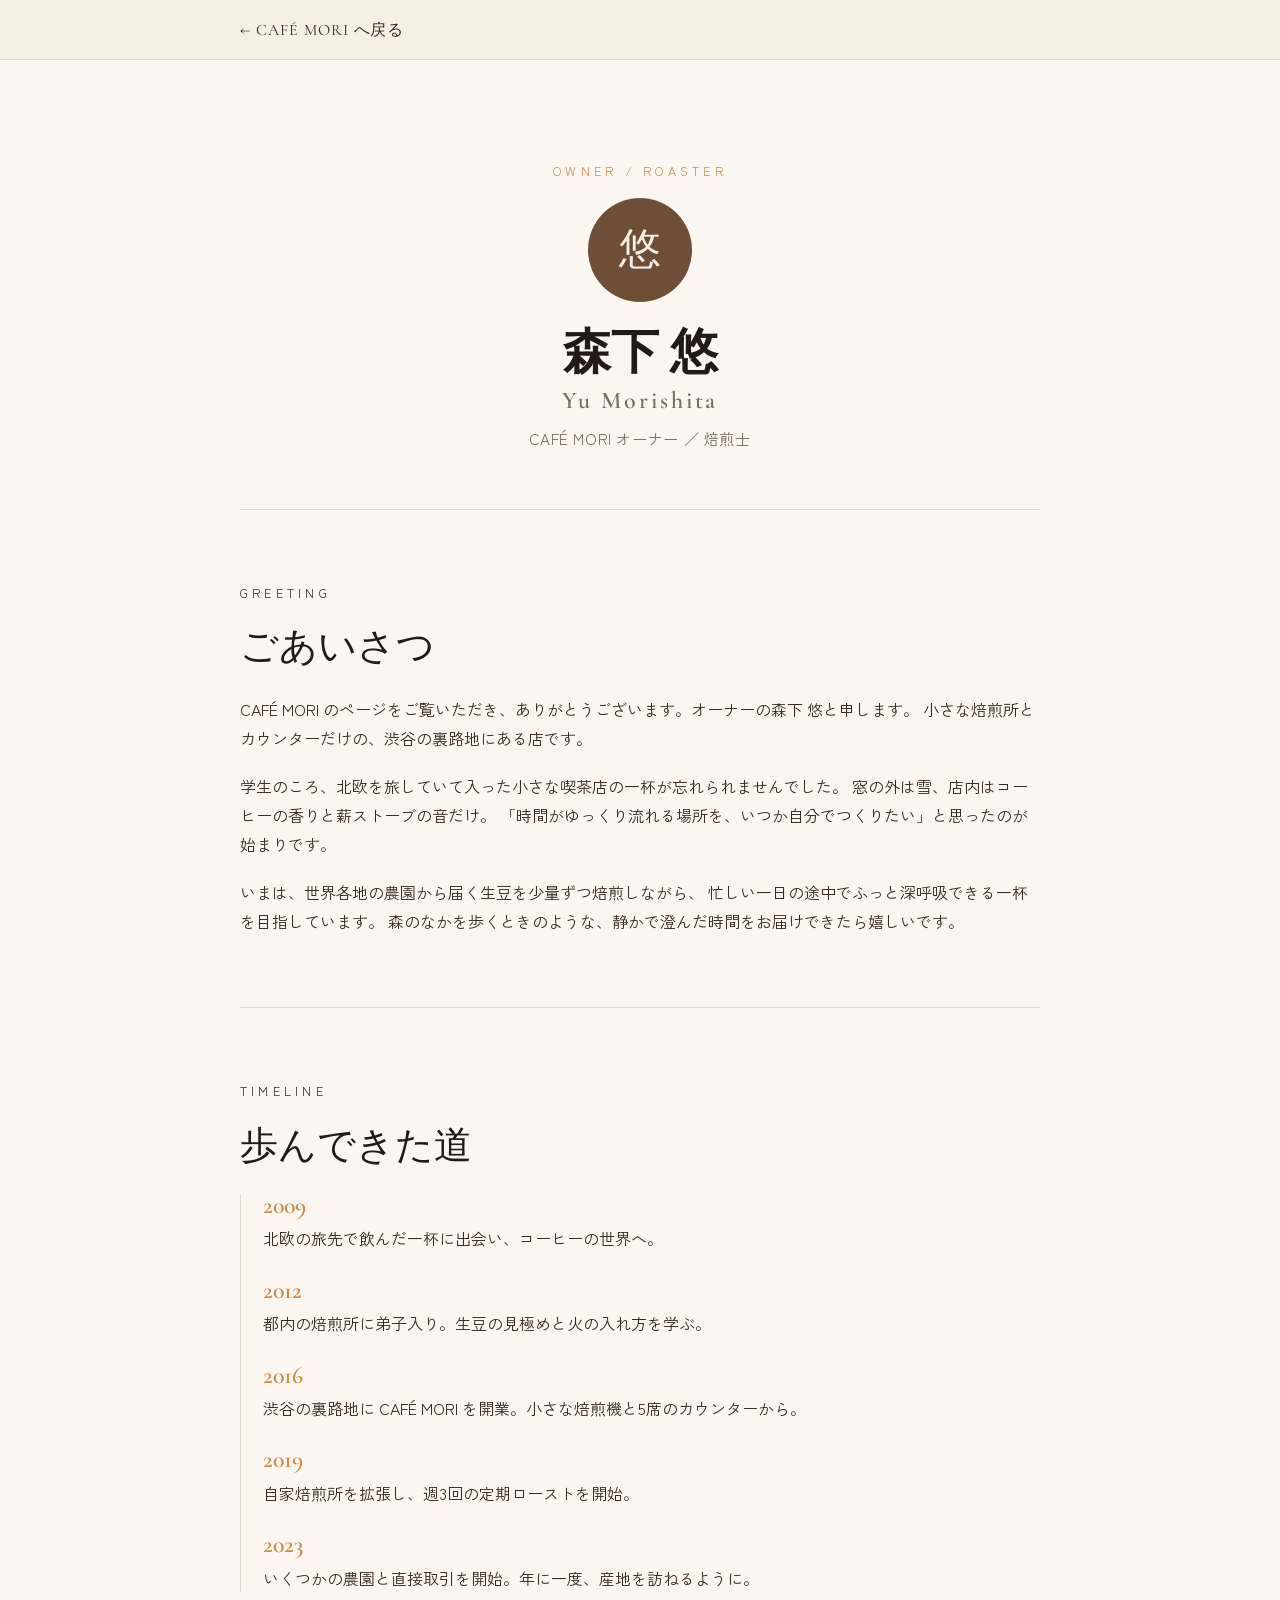
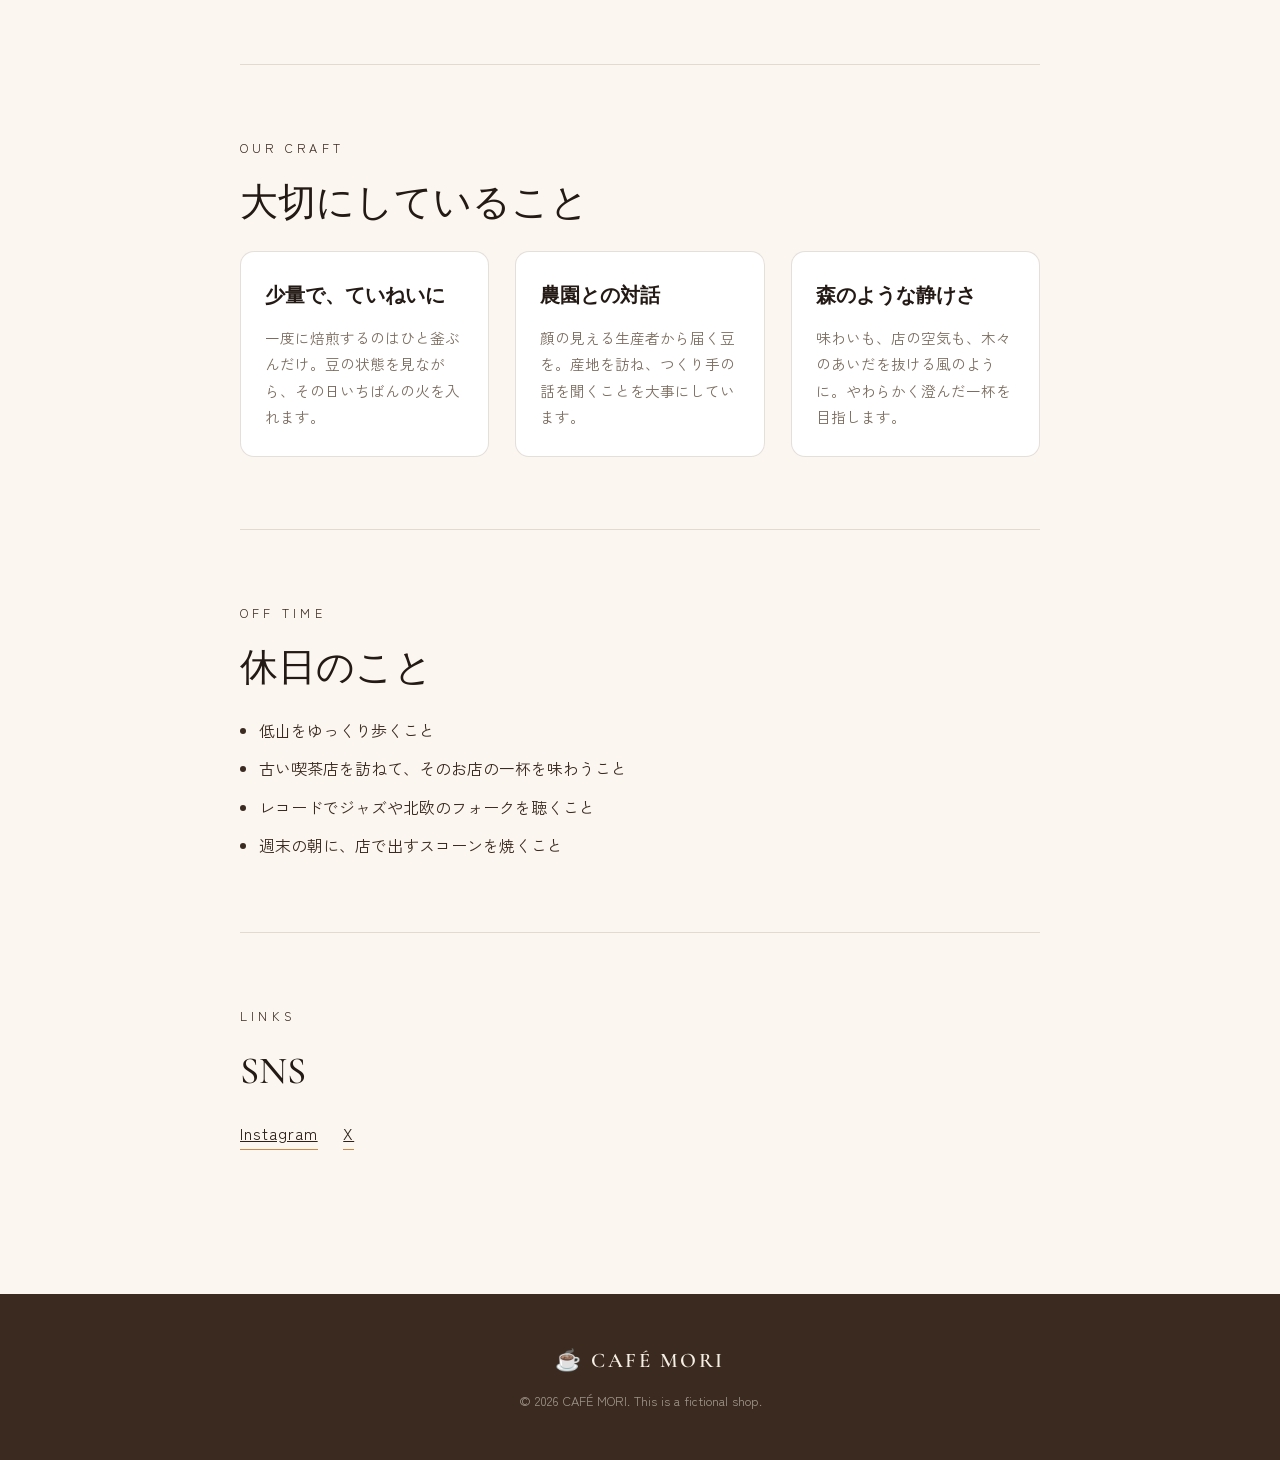
<file: profile/index.html>
<!DOCTYPE html>
<html lang="ja">
<head>
  <meta charset="UTF-8" />
  <meta name="viewport" content="width=device-width, initial-scale=1.0" />
  <meta name="description" content="CAFÉ MORI オーナー・森下 悠のプロフィール。森の静けさを一杯に届ける焙煎士のごあいさつ。" />
  <title>オーナー紹介｜CAFÉ MORI</title>

  <!-- Google Fonts（カフェLPと同じ書体で世界観を合わせる） -->
  <link rel="preconnect" href="https://fonts.googleapis.com" />
  <link rel="preconnect" href="https://fonts.gstatic.com" crossorigin />
  <link href="https://fonts.googleapis.com/css2?family=Cormorant+Garamond:wght@400;500;600&family=Zen+Kaku+Gothic+New:wght@300;400;500;700&display=swap" rel="stylesheet" />

  <link rel="stylesheet" href="styles.css" />
</head>
<body>

  <!-- ===== トップ（カフェLP）へ戻る導線 ===== -->
  <div class="topbar">
    <div class="wrap">
      <a class="back-link" href="../index.html">&larr; CAFÉ&nbsp;MORI へ戻る</a>
    </div>
  </div>

  <main class="wrap">

    <!-- ===== ヘッダー：肩書き・モノグラム・氏名 ===== -->
    <header class="intro-header reveal">
      <p class="eyebrow">Owner / Roaster</p>
      <div class="monogram" aria-hidden="true">悠</div>
      <h1 class="name">森下 悠<span class="name-en">Yu&nbsp;Morishita</span></h1>
      <p class="role">CAFÉ MORI オーナー ／ 焙煎士</p>
    </header>

    <!-- ===== ごあいさつ ===== -->
    <section class="section reveal">
      <p class="section-eyebrow">Greeting</p>
      <h2 class="section-title">ごあいさつ</h2>
      <p>
        CAFÉ MORI のページをご覧いただき、ありがとうございます。オーナーの森下 悠と申します。
        小さな焙煎所とカウンターだけの、渋谷の裏路地にある店です。
      </p>
      <p>
        学生のころ、北欧を旅していて入った小さな喫茶店の一杯が忘れられませんでした。
        窓の外は雪、店内はコーヒーの香りと薪ストーブの音だけ。
        「時間がゆっくり流れる場所を、いつか自分でつくりたい」と思ったのが始まりです。
      </p>
      <p>
        いまは、世界各地の農園から届く生豆を少量ずつ焙煎しながら、
        忙しい一日の途中でふっと深呼吸できる一杯を目指しています。
        森のなかを歩くときのような、静かで澄んだ時間をお届けできたら嬉しいです。
      </p>
    </section>

    <!-- ===== 歩んできた道（年表） ===== -->
    <section class="section reveal">
      <p class="section-eyebrow">Timeline</p>
      <h2 class="section-title">歩んできた道</h2>
      <dl class="timeline">
        <div>
          <dt>2009</dt>
          <dd>北欧の旅先で飲んだ一杯に出会い、コーヒーの世界へ。</dd>
        </div>
        <div>
          <dt>2012</dt>
          <dd>都内の焙煎所に弟子入り。生豆の見極めと火の入れ方を学ぶ。</dd>
        </div>
        <div>
          <dt>2016</dt>
          <dd>渋谷の裏路地に CAFÉ MORI を開業。小さな焙煎機と5席のカウンターから。</dd>
        </div>
        <div>
          <dt>2019</dt>
          <dd>自家焙煎所を拡張し、週3回の定期ローストを開始。</dd>
        </div>
        <div>
          <dt>2023</dt>
          <dd>いくつかの農園と直接取引を開始。年に一度、産地を訪ねるように。</dd>
        </div>
      </dl>
    </section>

    <!-- ===== こだわり（カード3枚） ===== -->
    <section class="section reveal">
      <p class="section-eyebrow">Our Craft</p>
      <h2 class="section-title">大切にしていること</h2>
      <div class="value-grid">
        <article class="value-card">
          <h3>少量で、ていねいに</h3>
          <p>一度に焙煎するのはひと釜ぶんだけ。豆の状態を見ながら、その日いちばんの火を入れます。</p>
        </article>
        <article class="value-card">
          <h3>農園との対話</h3>
          <p>顔の見える生産者から届く豆を。産地を訪ね、つくり手の話を聞くことを大事にしています。</p>
        </article>
        <article class="value-card">
          <h3>森のような静けさ</h3>
          <p>味わいも、店の空気も、木々のあいだを抜ける風のように。やわらかく澄んだ一杯を目指します。</p>
        </article>
      </div>
    </section>

    <!-- ===== 休日のこと ===== -->
    <section class="section reveal">
      <p class="section-eyebrow">Off Time</p>
      <h2 class="section-title">休日のこと</h2>
      <ul class="bullet-list">
        <li>低山をゆっくり歩くこと</li>
        <li>古い喫茶店を訪ねて、そのお店の一杯を味わうこと</li>
        <li>レコードでジャズや北欧のフォークを聴くこと</li>
        <li>週末の朝に、店で出すスコーンを焼くこと</li>
      </ul>
    </section>

    <!-- ===== リンク（SNS。href はダミー） ===== -->
    <section class="section reveal">
      <p class="section-eyebrow">Links</p>
      <h2 class="section-title">SNS</h2>
      <ul class="link-list">
        <li><a href="#">Instagram</a></li>
        <li><a href="#">X</a></li>
      </ul>
    </section>

  </main>

  <!-- ===== フッター：年は script.js で自動挿入 ===== -->
  <footer class="page-footer">
    <div class="wrap">
      <p class="footer-brand">☕ CAFÉ&nbsp;MORI</p>
      <p class="footer-copy">&copy; <span id="year">2026</span> CAFÉ MORI. This is a fictional shop.</p>
    </div>
  </footer>

  <script src="script.js" defer></script>
</body>
</html>
</file>
<file: profile/styles.css>
/* =========================================================
   CAFÉ MORI — オーナー紹介ページ スタイル
   カフェLP（../styles.css）のデザイントークンに合わせている。
   ========================================================= */

/* ----- デザイントークン（カフェLPと共通の値） ----- */
:root {
  --espresso:   #241a15;
  --coffee:     #3b2a20;
  --mocha:      #6f4e37;
  --caramel:    #c98a4b;
  --cream:      #f6efe4;
  --paper:      #fbf7f0;
  --ink:        #2c2019;
  --muted:      #7b6c5f;
  --line:       rgba(111, 78, 55, .18);

  --font-serif: "Cormorant Garamond", "Times New Roman", serif;
  --font-sans:  "Zen Kaku Gothic New", system-ui, -apple-system, "Hiragino Kaku Gothic ProN", "Yu Gothic", Meiryo, sans-serif;

  --container: 880px;
  --radius: 14px;
  --shadow: 0 18px 50px -20px rgba(36, 26, 21, .35);
  --ease: cubic-bezier(.22, 1, .36, 1);
}

/* ----- リセット・基本 ----- */
*, *::before, *::after { box-sizing: border-box; }

body {
  margin: 0;
  font-family: var(--font-sans);
  font-weight: 400;
  line-height: 1.8;
  color: var(--ink);
  background: var(--paper);
  -webkit-font-smoothing: antialiased;
  text-rendering: optimizeLegibility;
}

a { color: inherit; }

/* 中央寄せの共通ラッパー */
.wrap {
  width: 100%;
  max-width: var(--container);
  margin-inline: auto;
  padding-inline: clamp(20px, 5vw, 40px);
}

/* ----- 上部バー（トップへ戻る） ----- */
.topbar {
  background: var(--cream);
  border-bottom: 1px solid var(--line);
}
.topbar .wrap {
  padding-block: 14px;
}
.back-link {
  font-family: var(--font-serif);
  font-size: 1rem;
  letter-spacing: .06em;
  text-decoration: none;
  color: var(--coffee);
  transition: color .25s var(--ease);
}
.back-link:hover { color: var(--caramel); }

/* ----- ヘッダー ----- */
.intro-header {
  text-align: center;
  padding-block: clamp(56px, 10vw, 100px) clamp(32px, 6vw, 56px);
}
.eyebrow,
.section-eyebrow {
  margin: 0 0 1rem;
  font-size: .78rem;
  letter-spacing: .34em;
  text-transform: uppercase;
  color: var(--caramel);
}
.monogram {
  width: 104px;
  height: 104px;
  margin: 0 auto 1.4rem;
  display: grid;
  place-items: center;
  border-radius: 50%;
  background: var(--mocha);
  color: var(--cream);
  font-family: var(--font-serif);
  font-size: 2.6rem;
  font-weight: 500;
}
.name {
  margin: 0 0 .6rem;
  font-family: var(--font-serif);
  font-weight: 600;
  font-size: clamp(2rem, 5vw, 3rem);
  line-height: 1.2;
  color: var(--espresso);
}
.name-en {
  display: block;
  margin-top: .3rem;
  font-size: .5em;
  letter-spacing: .12em;
  color: var(--muted);
}
.role {
  margin: 0;
  color: var(--muted);
  font-size: .95rem;
  letter-spacing: .04em;
}

/* ----- セクション共通 ----- */
.section {
  padding-block: clamp(40px, 7vw, 72px);
  border-top: 1px solid var(--line);
}
.section-title {
  margin: 0 0 1.5rem;
  font-family: var(--font-serif);
  font-weight: 500;
  font-size: clamp(1.7rem, 4vw, 2.4rem);
  line-height: 1.25;
  color: var(--espresso);
}
.section p { margin: 0 0 1.2rem; color: var(--coffee); }
.section p:last-child { margin-bottom: 0; }

/* ----- 歩んできた道（年表） ----- */
.timeline {
  margin: 0;
  padding-left: 1.4rem;
  border-left: 1px solid var(--line);
}
.timeline > div {
  position: relative;
  padding: 0 0 1.6rem;
}
.timeline > div:last-child { padding-bottom: 0; }
.timeline dt {
  font-family: var(--font-serif);
  font-size: 1.5rem;
  font-weight: 600;
  color: var(--caramel);
  line-height: 1;
  margin-bottom: .4rem;
}
.timeline dd {
  margin: 0;
  color: var(--coffee);
}

/* ----- こだわり（カード） ----- */
.value-grid {
  display: grid;
  grid-template-columns: repeat(3, 1fr);
  gap: clamp(16px, 2.5vw, 26px);
}
.value-card {
  padding: 1.6rem 1.5rem;
  background: #fff;
  border: 1px solid var(--line);
  border-radius: var(--radius);
  transition: transform .4s var(--ease), box-shadow .4s var(--ease);
}
.value-card:hover {
  transform: translateY(-4px);
  box-shadow: var(--shadow);
}
.value-card h3 {
  margin: 0 0 .7rem;
  font-family: var(--font-serif);
  font-size: 1.25rem;
  font-weight: 600;
  color: var(--espresso);
}
.value-card p {
  margin: 0;
  font-size: .92rem;
  color: var(--muted);
}

/* ----- 休日のこと（箇条書き） ----- */
.bullet-list {
  margin: 0;
  padding-left: 1.2rem;
  color: var(--coffee);
}
.bullet-list li { margin-bottom: .6rem; }
.bullet-list li:last-child { margin-bottom: 0; }

/* ----- リンク ----- */
.link-list {
  display: flex;
  flex-wrap: wrap;
  gap: 1.6rem;
  margin: 0;
  padding: 0;
  list-style: none;
}
.link-list a {
  display: inline-flex;
  padding-bottom: 2px;
  border-bottom: 1px solid var(--caramel);
  letter-spacing: .06em;
  transition: color .25s var(--ease);
}
.link-list a:hover { color: var(--caramel); }

/* ----- フッター ----- */
.page-footer {
  margin-top: clamp(40px, 7vw, 72px);
  background: var(--coffee);
  color: rgba(246, 239, 228, .85);
  padding-block: 48px;
  text-align: center;
}
.footer-brand {
  margin: 0 0 .6rem;
  font-family: var(--font-serif);
  font-size: 1.3rem;
  font-weight: 600;
  letter-spacing: .12em;
  color: var(--cream);
}
.footer-copy {
  margin: 0;
  font-size: .8rem;
  color: rgba(246, 239, 228, .55);
}

/* ----- スクロールで要素をふわっと表示 ----- */
.reveal {
  opacity: 0;
  transform: translateY(24px);
  transition: opacity .8s var(--ease), transform .8s var(--ease);
}
.reveal.is-visible {
  opacity: 1;
  transform: translateY(0);
}

/* ----- モーションを控えたい設定に配慮 ----- */
@media (prefers-reduced-motion: reduce) {
  * { transition: none !important; }
  .reveal { opacity: 1 !important; transform: none !important; }
}

/* ----- レスポンシブ ----- */
@media (max-width: 720px) {
  .value-grid { grid-template-columns: 1fr; }
}
</file>
